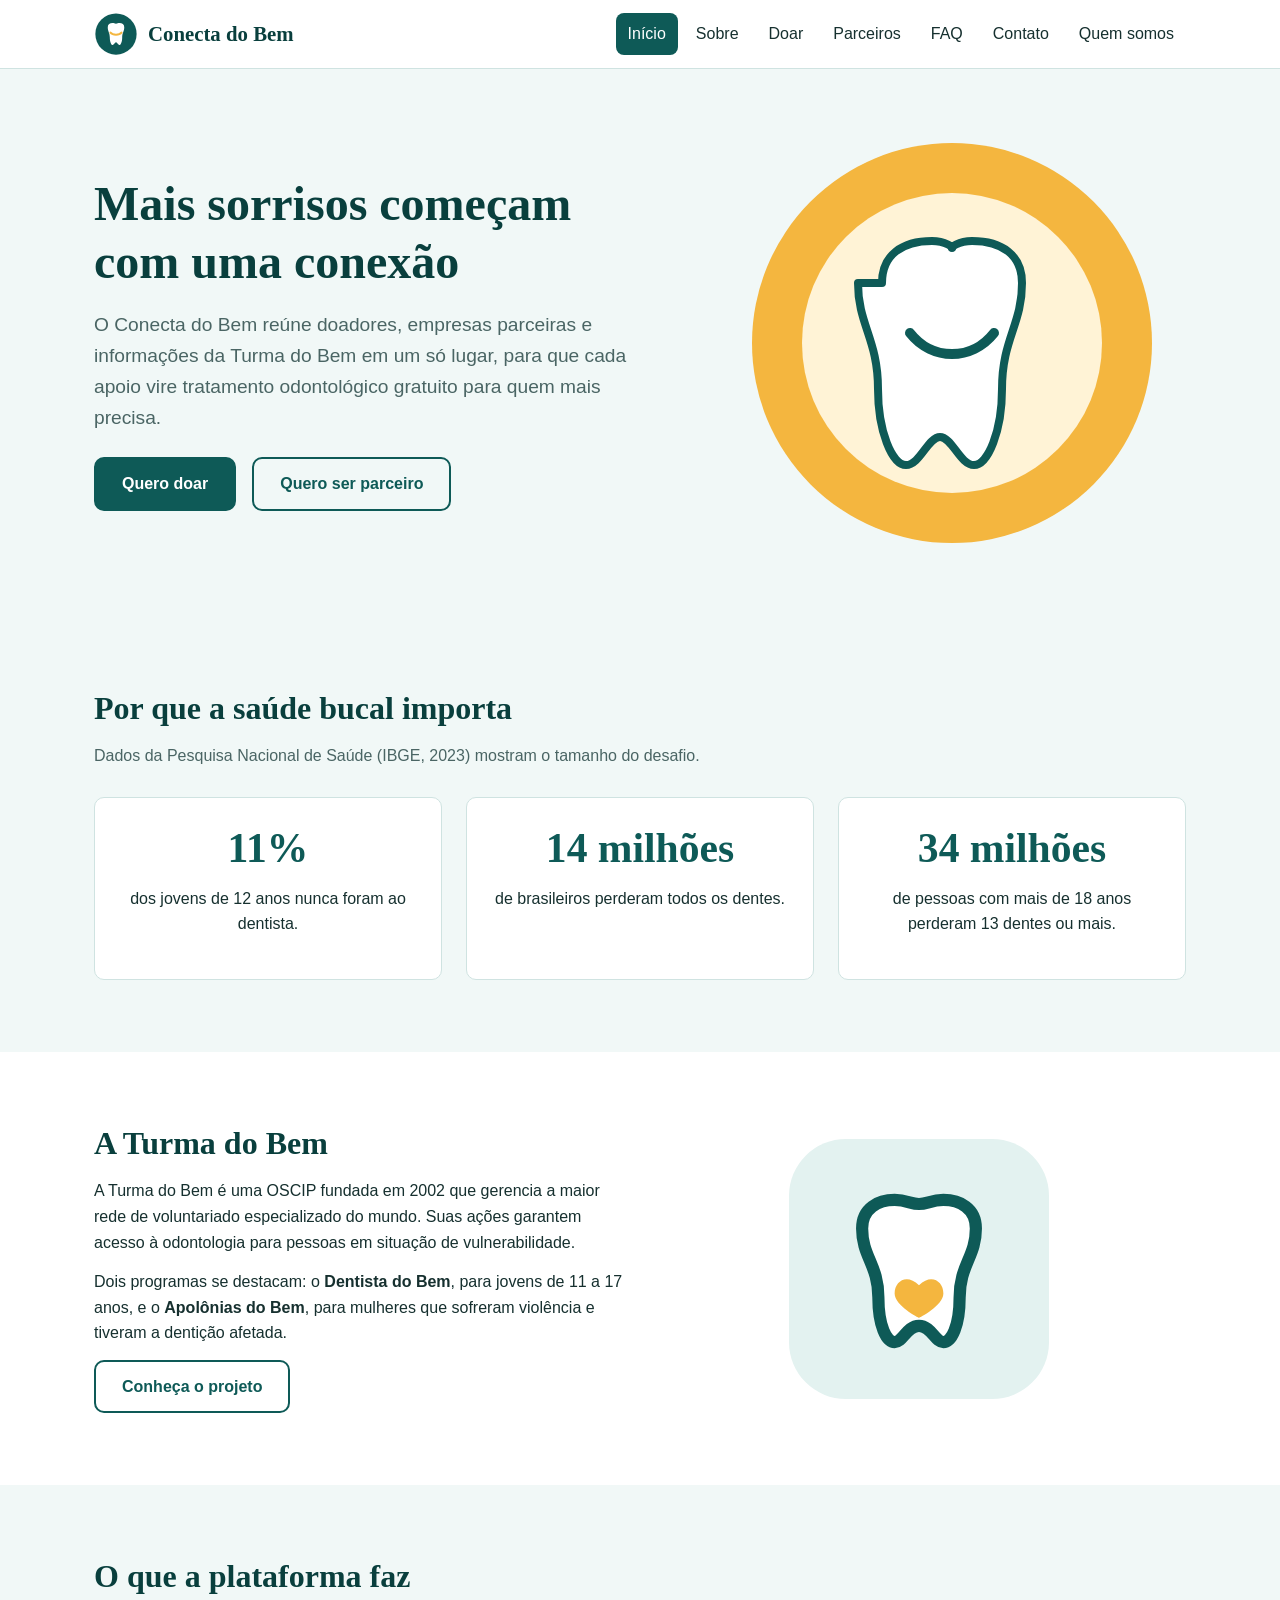
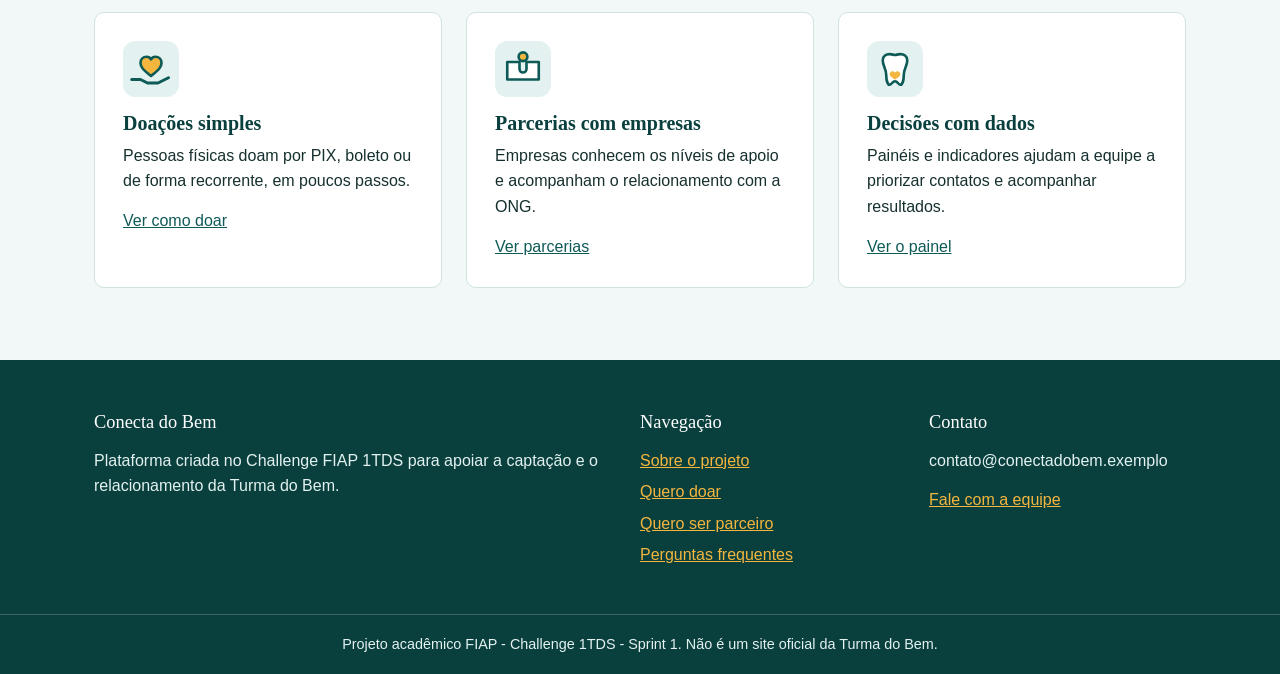
<file: index.html>
<!DOCTYPE html>
<html lang="pt-BR">
<head>
  <meta charset="UTF-8">
  <meta name="viewport" content="width=device-width, initial-scale=1.0">
  <meta name="description" content="Conecta do Bem: plataforma para centralizar doadores e parceiros da Turma do Bem.">
  <title>Início | Conecta do Bem</title>
  <link rel="icon" type="image/svg+xml" href="img/logo.svg">
  <link rel="stylesheet" href="css/style.css">
</head>
<body>
  <!-- Cabeçalho padrão (igual em todas as páginas) -->
  <header class="site-header">
    <div class="container header-inner">
      <a class="logo" href="index.html">
        <img src="img/logo.svg" alt="Logo Conecta do Bem" width="44" height="44">
        <span>Conecta do Bem</span>
      </a>
      <nav aria-label="Menu principal">
        <ul class="menu">
        <li><a href="index.html" class="ativo" aria-current="page">Início</a></li>
        <li><a href="pages/sobre.html">Sobre</a></li>
        <li><a href="pages/doar.html">Doar</a></li>
        <li><a href="pages/parceiros.html">Parceiros</a></li>
        <li><a href="pages/faq.html">FAQ</a></li>
        <li><a href="pages/contato.html">Contato</a></li>
        <li><a href="pages/integrantes.html">Quem somos</a></li>
        </ul>
      </nav>
    </div>
  </header>

  <!-- Conteúdo principal -->
  <main>

    <!-- Hero -->
    <section class="hero">
      <div class="container hero-inner">
        <div class="hero-texto">
          <h1>Mais sorrisos começam com uma conexão</h1>
          <p class="lead">O Conecta do Bem reúne doadores, empresas parceiras e informações da Turma do Bem em um só lugar, para que cada apoio vire tratamento odontológico gratuito para quem mais precisa.</p>
          <div class="botoes">
            <a class="btn btn-primary" href="pages/doar.html">Quero doar</a>
            <a class="btn btn-secondary" href="pages/parceiros.html">Quero ser parceiro</a>
          </div>
        </div>
        <img class="hero-imagem" src="img/hero.svg" alt="Ilustração de um sorriso dentro de um círculo amarelo" width="420" height="420">
      </div>
    </section>

    <!-- Números do problema -->
    <section class="secao secao-clara">
      <div class="container">
        <h2>Por que a saúde bucal importa</h2>
        <p class="intro">Dados da Pesquisa Nacional de Saúde (IBGE, 2023) mostram o tamanho do desafio.</p>
        <div class="grid grid-3">
          <article class="card card-numero">
            <p class="numero">11%</p>
            <p>dos jovens de 12 anos nunca foram ao dentista.</p>
          </article>
          <article class="card card-numero">
            <p class="numero">14 milhões</p>
            <p>de brasileiros perderam todos os dentes.</p>
          </article>
          <article class="card card-numero">
            <p class="numero">34 milhões</p>
            <p>de pessoas com mais de 18 anos perderam 13 dentes ou mais.</p>
          </article>
        </div>
      </div>
    </section>

    <!-- Quem é a Turma do Bem -->
    <section class="secao">
      <div class="container grid grid-2 alinhar-centro">
        <div>
          <h2>A Turma do Bem</h2>
          <p>A Turma do Bem é uma OSCIP fundada em 2002 que gerencia a maior rede de voluntariado especializado do mundo. Suas ações garantem acesso à odontologia para pessoas em situação de vulnerabilidade.</p>
          <p>Dois programas se destacam: o <strong>Dentista do Bem</strong>, para jovens de 11 a 17 anos, e o <strong>Apolônias do Bem</strong>, para mulheres que sofreram violência e tiveram a dentição afetada.</p>
          <a class="btn btn-secondary" href="pages/sobre.html">Conheça o projeto</a>
        </div>
        <img class="imagem-lateral" src="img/icone-saude.svg" alt="Ícone de um dente com um coração" width="260" height="260">
      </div>
    </section>

    <!-- Como a plataforma ajuda -->
    <section class="secao secao-clara">
      <div class="container">
        <h2>O que a plataforma faz</h2>
        <div class="grid grid-3">
          <article class="card">
            <img class="icone" src="img/icone-doacao.svg" alt="Ícone de mãos segurando um coração" width="56" height="56">
            <h3>Doações simples</h3>
            <p>Pessoas físicas doam por PIX, boleto ou de forma recorrente, em poucos passos.</p>
            <a href="pages/doar.html">Ver como doar</a>
          </article>
          <article class="card">
            <img class="icone" src="img/icone-parceria.svg" alt="Ícone de duas peças se encaixando" width="56" height="56">
            <h3>Parcerias com empresas</h3>
            <p>Empresas conhecem os níveis de apoio e acompanham o relacionamento com a ONG.</p>
            <a href="pages/parceiros.html">Ver parcerias</a>
          </article>
          <article class="card">
            <img class="icone" src="img/icone-saude.svg" alt="Ícone de um dente com um coração" width="56" height="56">
            <h3>Decisões com dados</h3>
            <p>Painéis e indicadores ajudam a equipe a priorizar contatos e acompanhar resultados.</p>
            <a href="pages/parceiros.html#painel">Ver o painel</a>
          </article>
        </div>
      </div>
    </section>

  </main>

  <!-- Rodapé padrão (igual em todas as páginas) -->
  <footer class="site-footer">
    <div class="container footer-inner">
      <div>
        <p class="footer-titulo">Conecta do Bem</p>
        <p>Plataforma criada no Challenge FIAP 1TDS para apoiar a captação e o relacionamento da Turma do Bem.</p>
      </div>
      <div>
        <p class="footer-titulo">Navegação</p>
        <ul class="footer-links">
          <li><a href="pages/sobre.html">Sobre o projeto</a></li>
          <li><a href="pages/doar.html">Quero doar</a></li>
          <li><a href="pages/parceiros.html">Quero ser parceiro</a></li>
          <li><a href="pages/faq.html">Perguntas frequentes</a></li>
        </ul>
      </div>
      <div>
        <p class="footer-titulo">Contato</p>
        <p>contato@conectadobem.exemplo</p>
        <p><a href="pages/contato.html">Fale com a equipe</a></p>
      </div>
    </div>
    <p class="footer-copy">Projeto acadêmico FIAP - Challenge 1TDS - Sprint 1. Não é um site oficial da Turma do Bem.</p>
  </footer>
</body>
</ht
</file>
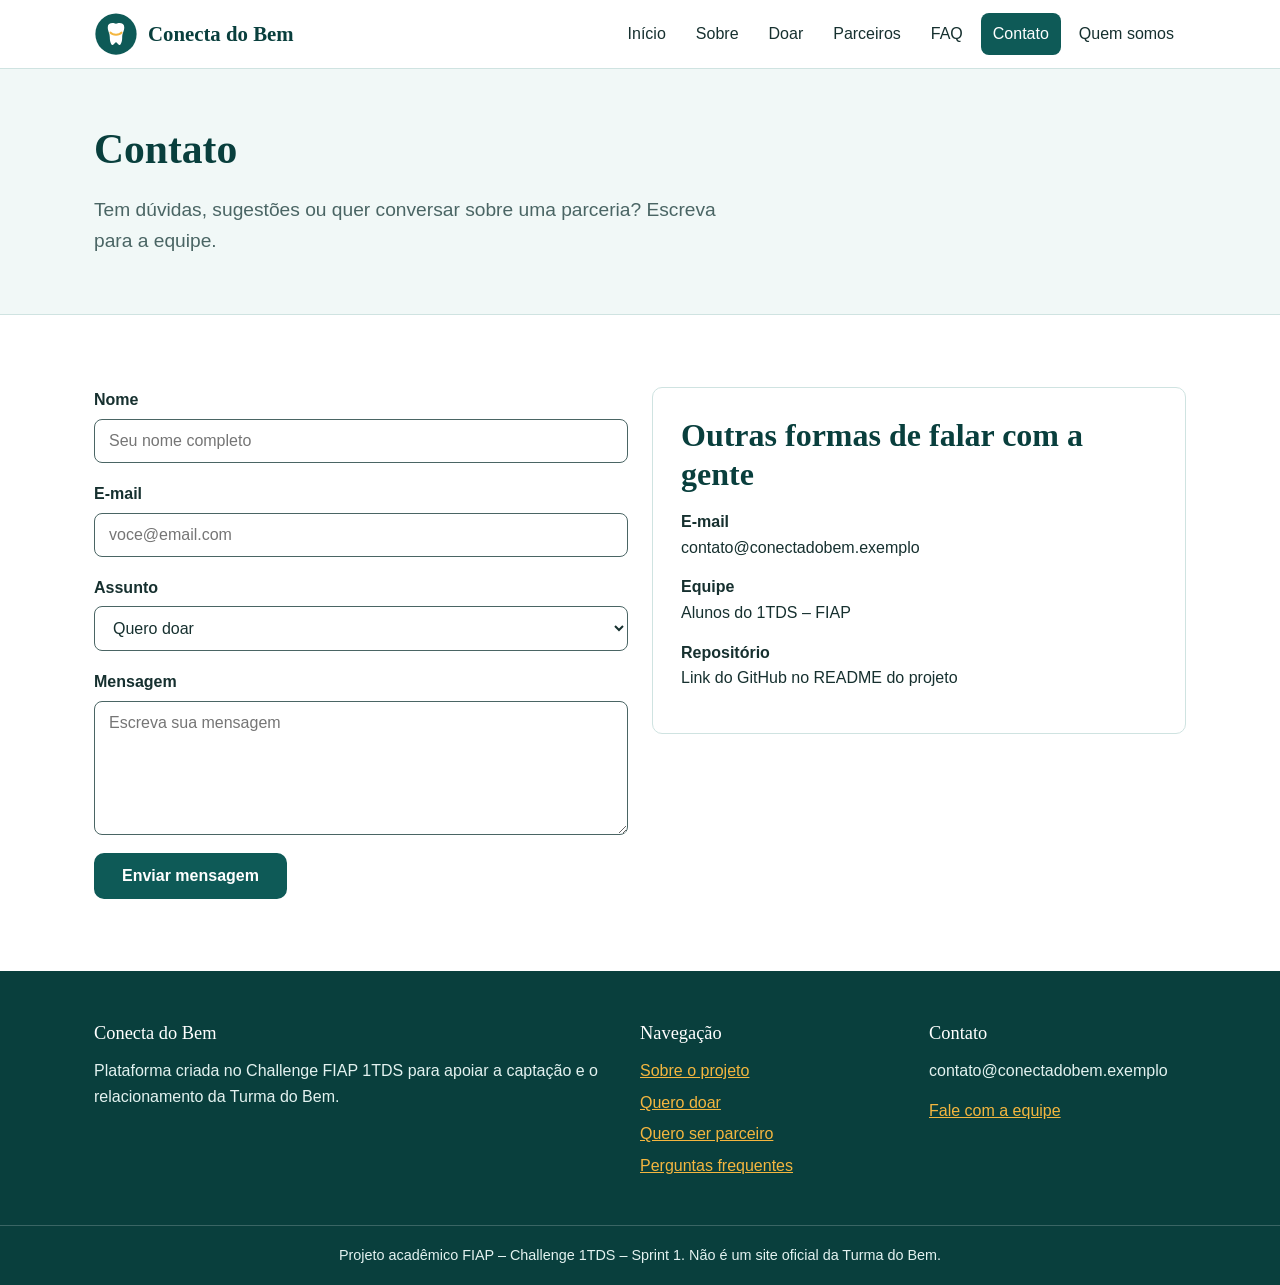
<file: pages/contato.html>
<!DOCTYPE html>
<html lang="pt-BR">
<head>
  <meta charset="UTF-8">
  <meta name="viewport" content="width=device-width, initial-scale=1.0">
  <meta name="description" content="Conecta do Bem: plataforma para centralizar doadores e parceiros da Turma do Bem.">
  <title>Contato | Conecta do Bem</title>
  <link rel="icon" type="image/svg+xml" href="../img/logo.svg">
  <link rel="stylesheet" href="../css/style.css">
</head>
<body>
  <!-- Cabeçalho padrão (igual em todas as páginas) -->
  <header class="site-header">
    <div class="container header-inner">
      <a class="logo" href="../index.html">
        <img src="../img/logo.svg" alt="Logo Conecta do Bem" width="44" height="44">
        <span>Conecta do Bem</span>
      </a>
      <nav aria-label="Menu principal">
        <ul class="menu">
        <li><a href="../index.html">Início</a></li>
        <li><a href="sobre.html">Sobre</a></li>
        <li><a href="doar.html">Doar</a></li>
        <li><a href="parceiros.html">Parceiros</a></li>
        <li><a href="faq.html">FAQ</a></li>
        <li><a href="contato.html" class="ativo" aria-current="page">Contato</a></li>
        <li><a href="integrantes.html">Quem somos</a></li>
        </ul>
      </nav>
    </div>
  </header>

  <!-- Conteúdo principal -->
  <main>

    <section class="page-titulo">
      <div class="container">
        <h1>Contato</h1>
        <p class="lead">Tem dúvidas, sugestões ou quer conversar sobre uma parceria? Escreva para a equipe.</p>
      </div>
    </section>

    <section class="secao">
      <div class="container grid grid-2">
        <!-- Formulário (visual, sem envio real nesta sprint) -->
        <form class="form-contato" action="#" method="get">
          <div class="campo">
            <label for="contato-nome">Nome</label>
            <input type="text" id="contato-nome" name="nome" placeholder="Seu nome completo">
          </div>
          <div class="campo">
            <label for="contato-email">E-mail</label>
            <input type="email" id="contato-email" name="email" placeholder="voce@email.com">
          </div>
          <div class="campo">
            <label for="contato-assunto">Assunto</label>
            <select id="contato-assunto" name="assunto">
              <option>Quero doar</option>
              <option>Quero ser parceiro</option>
              <option>Dúvidas sobre o projeto</option>
              <option>Outro assunto</option>
            </select>
          </div>
          <div class="campo">
            <label for="contato-mensagem">Mensagem</label>
            <textarea id="contato-mensagem" name="mensagem" rows="6" placeholder="Escreva sua mensagem"></textarea>
          </div>
          <button class="btn btn-primary" type="submit">Enviar mensagem</button>
        </form>

        <!-- Informações de contato -->
        <aside class="card info-contato">
          <h2>Outras formas de falar com a gente</h2>
          <p><strong>E-mail</strong><br>contato@conectadobem.exemplo</p>
          <p><strong>Equipe</strong><br>Alunos do 1TDS – FIAP</p>
          <p><strong>Repositório</strong><br>Link do GitHub no README do projeto</p>
        </aside>
      </div>
    </section>

  </main>

  <!-- Rodapé padrão (igual em todas as páginas) -->
  <footer class="site-footer">
    <div class="container footer-inner">
      <div>
        <p class="footer-titulo">Conecta do Bem</p>
        <p>Plataforma criada no Challenge FIAP 1TDS para apoiar a captação e o relacionamento da Turma do Bem.</p>
      </div>
      <div>
        <p class="footer-titulo">Navegação</p>
        <ul class="footer-links">
          <li><a href="sobre.html">Sobre o projeto</a></li>
          <li><a href="doar.html">Quero doar</a></li>
          <li><a href="parceiros.html">Quero ser parceiro</a></li>
          <li><a href="faq.html">Perguntas frequentes</a></li>
        </ul>
      </div>
      <div>
        <p class="footer-titulo">Contato</p>
        <p>contato@conectadobem.exemplo</p>
        <p><a href="contato.html">Fale com a equipe</a></p>
      </div>
    </div>
    <p class="footer-copy">Projeto acadêmico FIAP – Challenge 1TDS – Sprint 1. Não é um site oficial da Turma do Bem.</p>
  </footer>
</body>
</html>
</file>
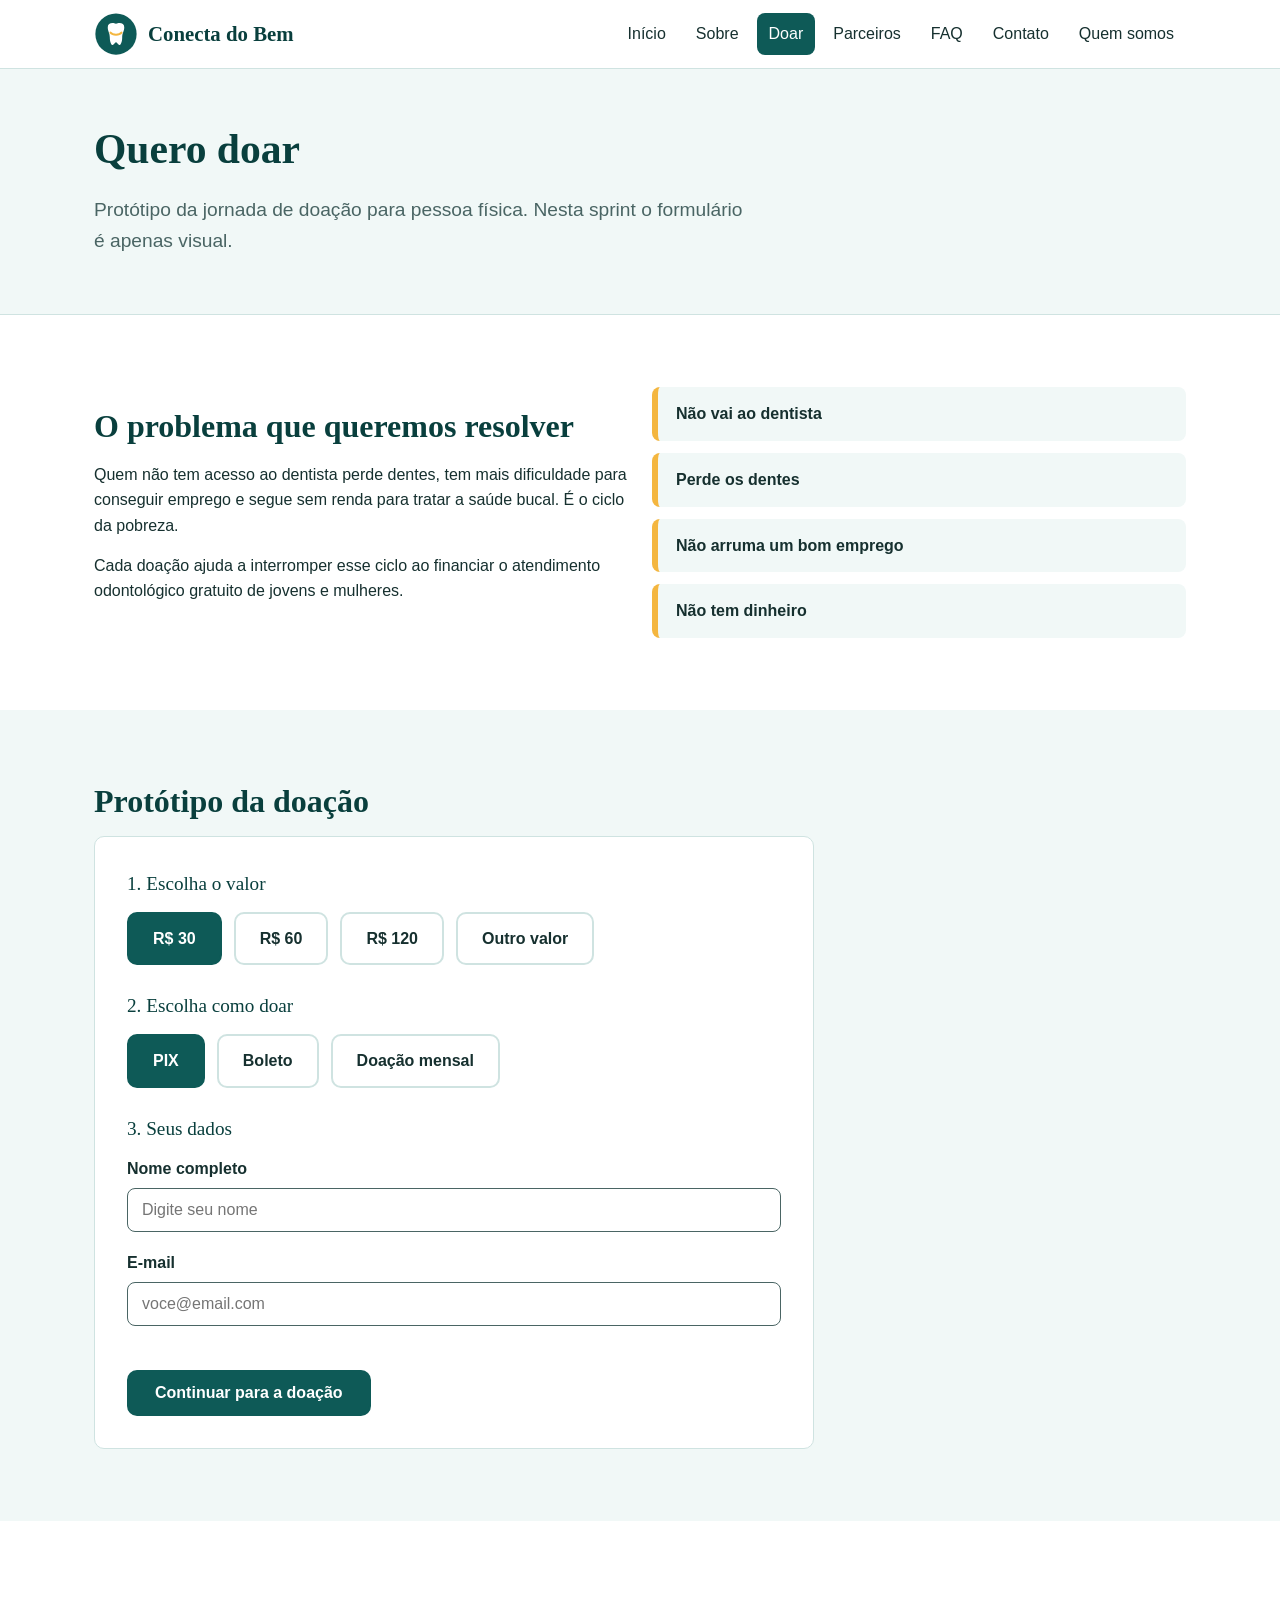
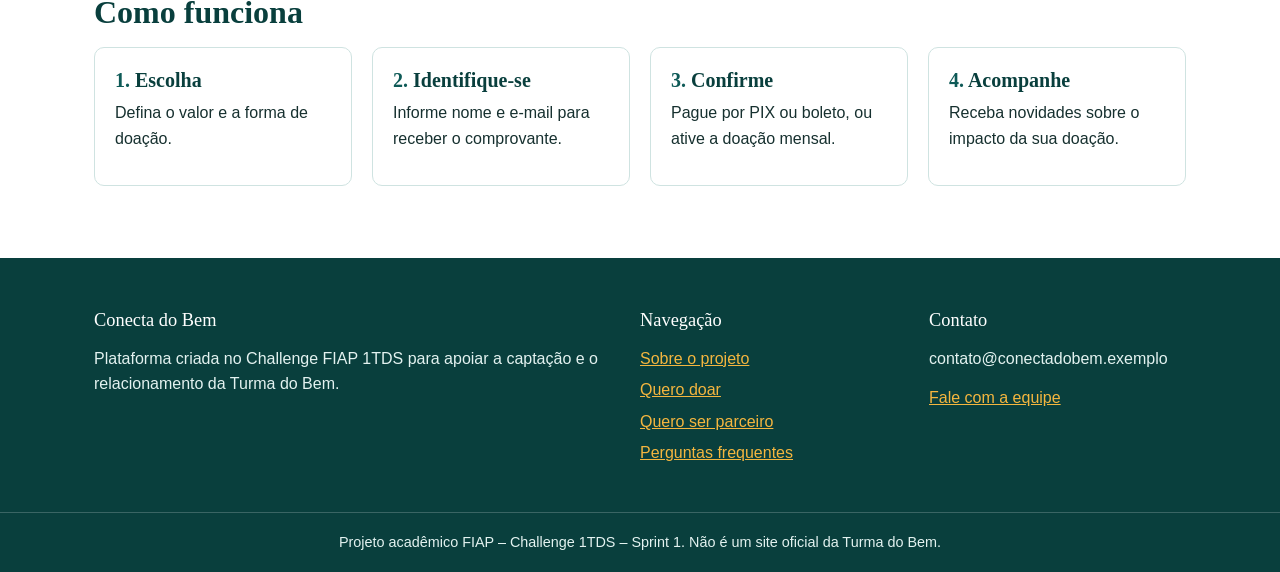
<file: pages/doar.html>
<!DOCTYPE html>
<html lang="pt-BR">
<head>
  <meta charset="UTF-8">
  <meta name="viewport" content="width=device-width, initial-scale=1.0">
  <meta name="description" content="Conecta do Bem: plataforma para centralizar doadores e parceiros da Turma do Bem.">
  <title>Quero doar | Conecta do Bem</title>
  <link rel="icon" type="image/svg+xml" href="../img/logo.svg">
  <link rel="stylesheet" href="../css/style.css">
</head>
<body>
  <!-- Cabeçalho padrão (igual em todas as páginas) -->
  <header class="site-header">
    <div class="container header-inner">
      <a class="logo" href="../index.html">
        <img src="../img/logo.svg" alt="Logo Conecta do Bem" width="44" height="44">
        <span>Conecta do Bem</span>
      </a>
      <nav aria-label="Menu principal">
        <ul class="menu">
        <li><a href="../index.html">Início</a></li>
        <li><a href="sobre.html">Sobre</a></li>
        <li><a href="doar.html" class="ativo" aria-current="page">Doar</a></li>
        <li><a href="parceiros.html">Parceiros</a></li>
        <li><a href="faq.html">FAQ</a></li>
        <li><a href="contato.html">Contato</a></li>
        <li><a href="integrantes.html">Quem somos</a></li>
        </ul>
      </nav>
    </div>
  </header>

  <!-- Conteúdo principal -->
  <main>

    <section class="page-titulo">
      <div class="container">
        <h1>Quero doar</h1>
        <p class="lead">Protótipo da jornada de doação para pessoa física. Nesta sprint o formulário é apenas visual.</p>
      </div>
    </section>

    <!-- Problema -->
    <section class="secao">
      <div class="container grid grid-2 alinhar-centro">
        <div>
          <h2>O problema que queremos resolver</h2>
          <p>Quem não tem acesso ao dentista perde dentes, tem mais dificuldade para conseguir emprego e segue sem renda para tratar a saúde bucal. É o ciclo da pobreza.</p>
          <p>Cada doação ajuda a interromper esse ciclo ao financiar o atendimento odontológico gratuito de jovens e mulheres.</p>
        </div>
        <ol class="ciclo">
          <li>Não vai ao dentista</li>
          <li>Perde os dentes</li>
          <li>Não arruma um bom emprego</li>
          <li>Não tem dinheiro</li>
        </ol>
      </div>
    </section>

    <!-- Protótipo do formulário de doação -->
    <section class="secao secao-clara">
      <div class="container">
        <h2>Protótipo da doação</h2>
        <form class="form-doacao" action="#" method="get">
          <fieldset>
            <legend>1. Escolha o valor</legend>
            <div class="opcoes">
              <input type="radio" id="valor-30" name="valor" checked>
              <label for="valor-30">R$ 30</label>
              <input type="radio" id="valor-60" name="valor">
              <label for="valor-60">R$ 60</label>
              <input type="radio" id="valor-120" name="valor">
              <label for="valor-120">R$ 120</label>
              <input type="radio" id="valor-outro" name="valor">
              <label for="valor-outro">Outro valor</label>
            </div>
          </fieldset>

          <fieldset>
            <legend>2. Escolha como doar</legend>
            <div class="opcoes">
              <input type="radio" id="forma-pix" name="forma" checked>
              <label for="forma-pix">PIX</label>
              <input type="radio" id="forma-boleto" name="forma">
              <label for="forma-boleto">Boleto</label>
              <input type="radio" id="forma-recorrente" name="forma">
              <label for="forma-recorrente">Doação mensal</label>
            </div>
          </fieldset>

          <fieldset>
            <legend>3. Seus dados</legend>
            <div class="campo">
              <label for="doador-nome">Nome completo</label>
              <input type="text" id="doador-nome" name="nome" placeholder="Digite seu nome">
            </div>
            <div class="campo">
              <label for="doador-email">E-mail</label>
              <input type="email" id="doador-email" name="email" placeholder="voce@email.com">
            </div>
          </fieldset>

          <button class="btn btn-primary" type="submit">Continuar para a doação</button>
        </form>
      </div>
    </section>

    <!-- Passo a passo -->
    <section class="secao">
      <div class="container">
        <h2>Como funciona</h2>
        <ol class="passos">
          <li class="passo"><h3>Escolha</h3><p>Defina o valor e a forma de doação.</p></li>
          <li class="passo"><h3>Identifique-se</h3><p>Informe nome e e-mail para receber o comprovante.</p></li>
          <li class="passo"><h3>Confirme</h3><p>Pague por PIX ou boleto, ou ative a doação mensal.</p></li>
          <li class="passo"><h3>Acompanhe</h3><p>Receba novidades sobre o impacto da sua doação.</p></li>
        </ol>
      </div>
    </section>

  </main>

  <!-- Rodapé padrão (igual em todas as páginas) -->
  <footer class="site-footer">
    <div class="container footer-inner">
      <div>
        <p class="footer-titulo">Conecta do Bem</p>
        <p>Plataforma criada no Challenge FIAP 1TDS para apoiar a captação e o relacionamento da Turma do Bem.</p>
      </div>
      <div>
        <p class="footer-titulo">Navegação</p>
        <ul class="footer-links">
          <li><a href="sobre.html">Sobre o projeto</a></li>
          <li><a href="doar.html">Quero doar</a></li>
          <li><a href="parceiros.html">Quero ser parceiro</a></li>
          <li><a href="faq.html">Perguntas frequentes</a></li>
        </ul>
      </div>
      <div>
        <p class="footer-titulo">Contato</p>
        <p>contato@conectadobem.exemplo</p>
        <p><a href="contato.html">Fale com a equipe</a></p>
      </div>
    </div>
    <p class="footer-copy">Projeto acadêmico FIAP – Challenge 1TDS – Sprint 1. Não é um site oficial da Turma do Bem.</p>
  </footer>
</body>
</html>
</file>
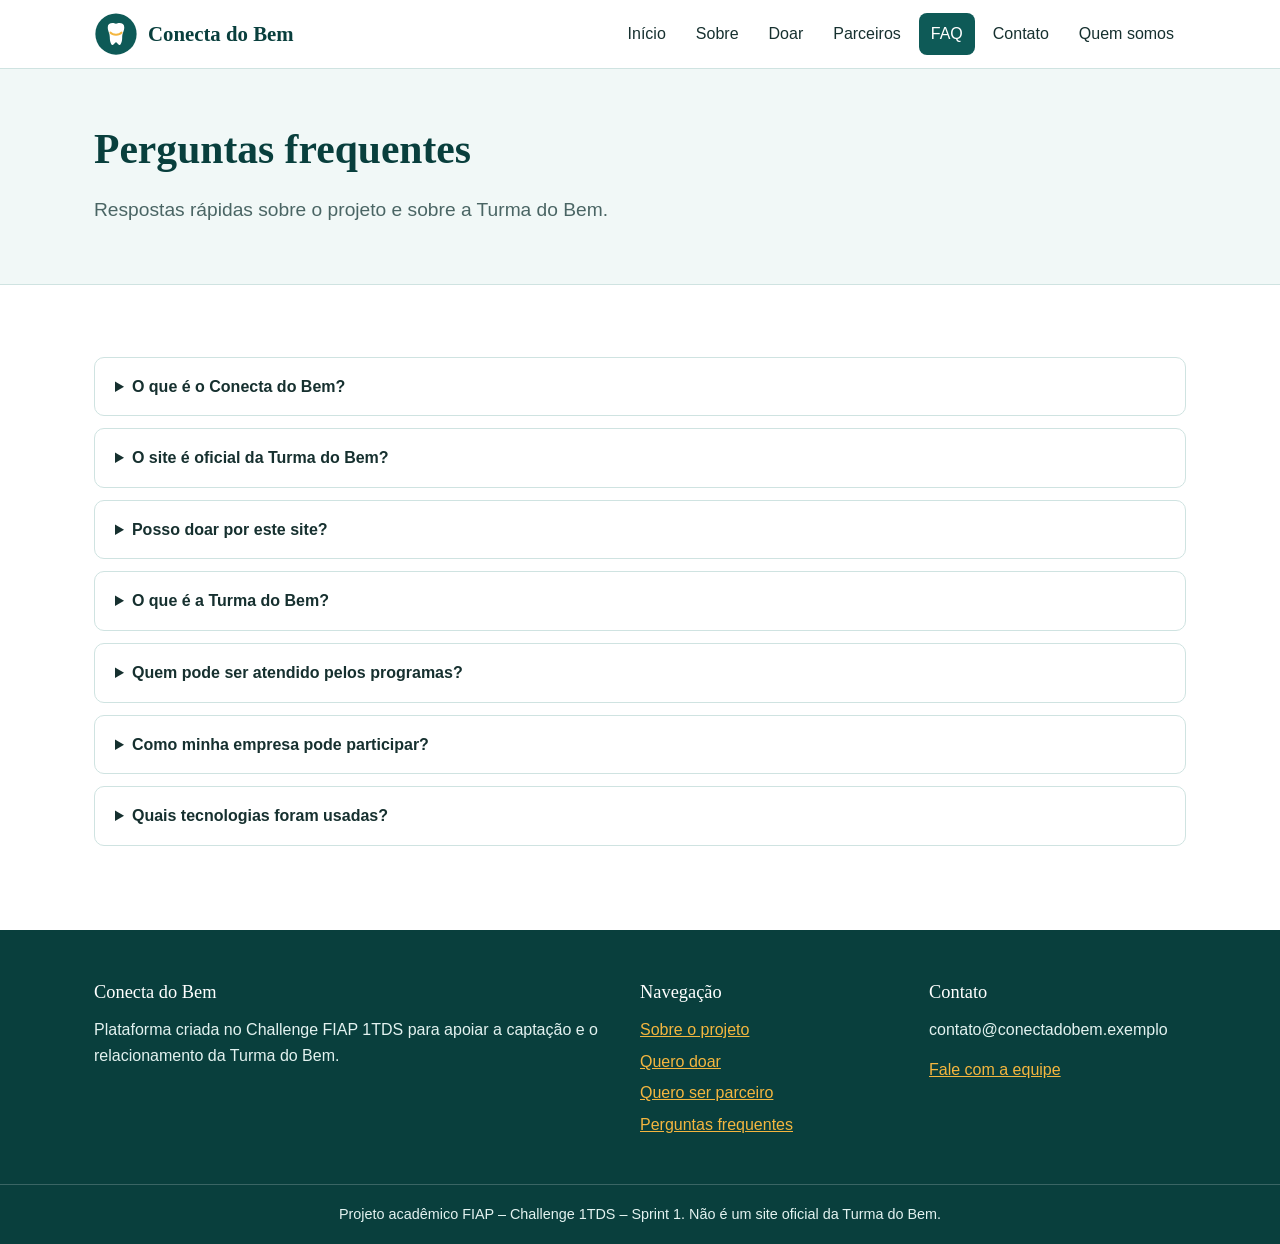
<file: pages/faq.html>
<!DOCTYPE html>
<html lang="pt-BR">
<head>
  <meta charset="UTF-8">
  <meta name="viewport" content="width=device-width, initial-scale=1.0">
  <meta name="description" content="Conecta do Bem: plataforma para centralizar doadores e parceiros da Turma do Bem.">
  <title>Perguntas frequentes | Conecta do Bem</title>
  <link rel="icon" type="image/svg+xml" href="../img/logo.svg">
  <link rel="stylesheet" href="../css/style.css">
</head>
<body>
  <!-- Cabeçalho padrão (igual em todas as páginas) -->
  <header class="site-header">
    <div class="container header-inner">
      <a class="logo" href="../index.html">
        <img src="../img/logo.svg" alt="Logo Conecta do Bem" width="44" height="44">
        <span>Conecta do Bem</span>
      </a>
      <nav aria-label="Menu principal">
        <ul class="menu">
        <li><a href="../index.html">Início</a></li>
        <li><a href="sobre.html">Sobre</a></li>
        <li><a href="doar.html">Doar</a></li>
        <li><a href="parceiros.html">Parceiros</a></li>
        <li><a href="faq.html" class="ativo" aria-current="page">FAQ</a></li>
        <li><a href="contato.html">Contato</a></li>
        <li><a href="integrantes.html">Quem somos</a></li>
        </ul>
      </nav>
    </div>
  </header>

  <!-- Conteúdo principal -->
  <main>

    <section class="page-titulo">
      <div class="container">
        <h1>Perguntas frequentes</h1>
        <p class="lead">Respostas rápidas sobre o projeto e sobre a Turma do Bem.</p>
      </div>
    </section>

    <section class="secao">
      <div class="container texto-largo">
        <details class="faq-item">
          <summary>O que é o Conecta do Bem?</summary>
          <p>É uma proposta de plataforma criada por alunos da FIAP para ajudar a Turma do Bem a centralizar informações, gerenciar doadores e parceiros e acompanhar resultados.</p>
        </details>
        <details class="faq-item">
          <summary>O site é oficial da Turma do Bem?</summary>
          <p>Não. É um projeto acadêmico do Challenge FIAP 1TDS, desenvolvido com base no desafio proposto pela organização.</p>
        </details>
        <details class="faq-item">
          <summary>Posso doar por este site?</summary>
          <p>Ainda não. Nesta Sprint 1 a página de doação é um protótipo visual, sem envio real de dados ou pagamentos.</p>
        </details>
        <details class="faq-item">
          <summary>O que é a Turma do Bem?</summary>
          <p>É uma OSCIP fundada em 2002 que conecta dentistas voluntários a pessoas em situação de vulnerabilidade, promovendo inclusão social por meio da saúde bucal.</p>
        </details>
        <details class="faq-item">
          <summary>Quem pode ser atendido pelos programas?</summary>
          <p>O Dentista do Bem atende jovens de 11 a 17 anos. O Apolônias do Bem atende mulheres que sofreram violência e tiveram a dentição afetada.</p>
        </details>
        <details class="faq-item">
          <summary>Como minha empresa pode participar?</summary>
          <p>Acesse a página de parceiros, conheça os níveis de apoio e entre em contato pelo formulário.</p>
        </details>
        <details class="faq-item">
          <summary>Quais tecnologias foram usadas?</summary>
          <p>Nesta etapa, apenas HTML5 e CSS3. Nas próximas sprints o projeto evolui com novas tecnologias.</p>
        </details>
      </div>
    </section>

  </main>

  <!-- Rodapé padrão (igual em todas as páginas) -->
  <footer class="site-footer">
    <div class="container footer-inner">
      <div>
        <p class="footer-titulo">Conecta do Bem</p>
        <p>Plataforma criada no Challenge FIAP 1TDS para apoiar a captação e o relacionamento da Turma do Bem.</p>
      </div>
      <div>
        <p class="footer-titulo">Navegação</p>
        <ul class="footer-links">
          <li><a href="sobre.html">Sobre o projeto</a></li>
          <li><a href="doar.html">Quero doar</a></li>
          <li><a href="parceiros.html">Quero ser parceiro</a></li>
          <li><a href="faq.html">Perguntas frequentes</a></li>
        </ul>
      </div>
      <div>
        <p class="footer-titulo">Contato</p>
        <p>contato@conectadobem.exemplo</p>
        <p><a href="contato.html">Fale com a equipe</a></p>
      </div>
    </div>
    <p class="footer-copy">Projeto acadêmico FIAP – Challenge 1TDS – Sprint 1. Não é um site oficial da Turma do Bem.</p>
  </footer>
</body>
</html>
</file>
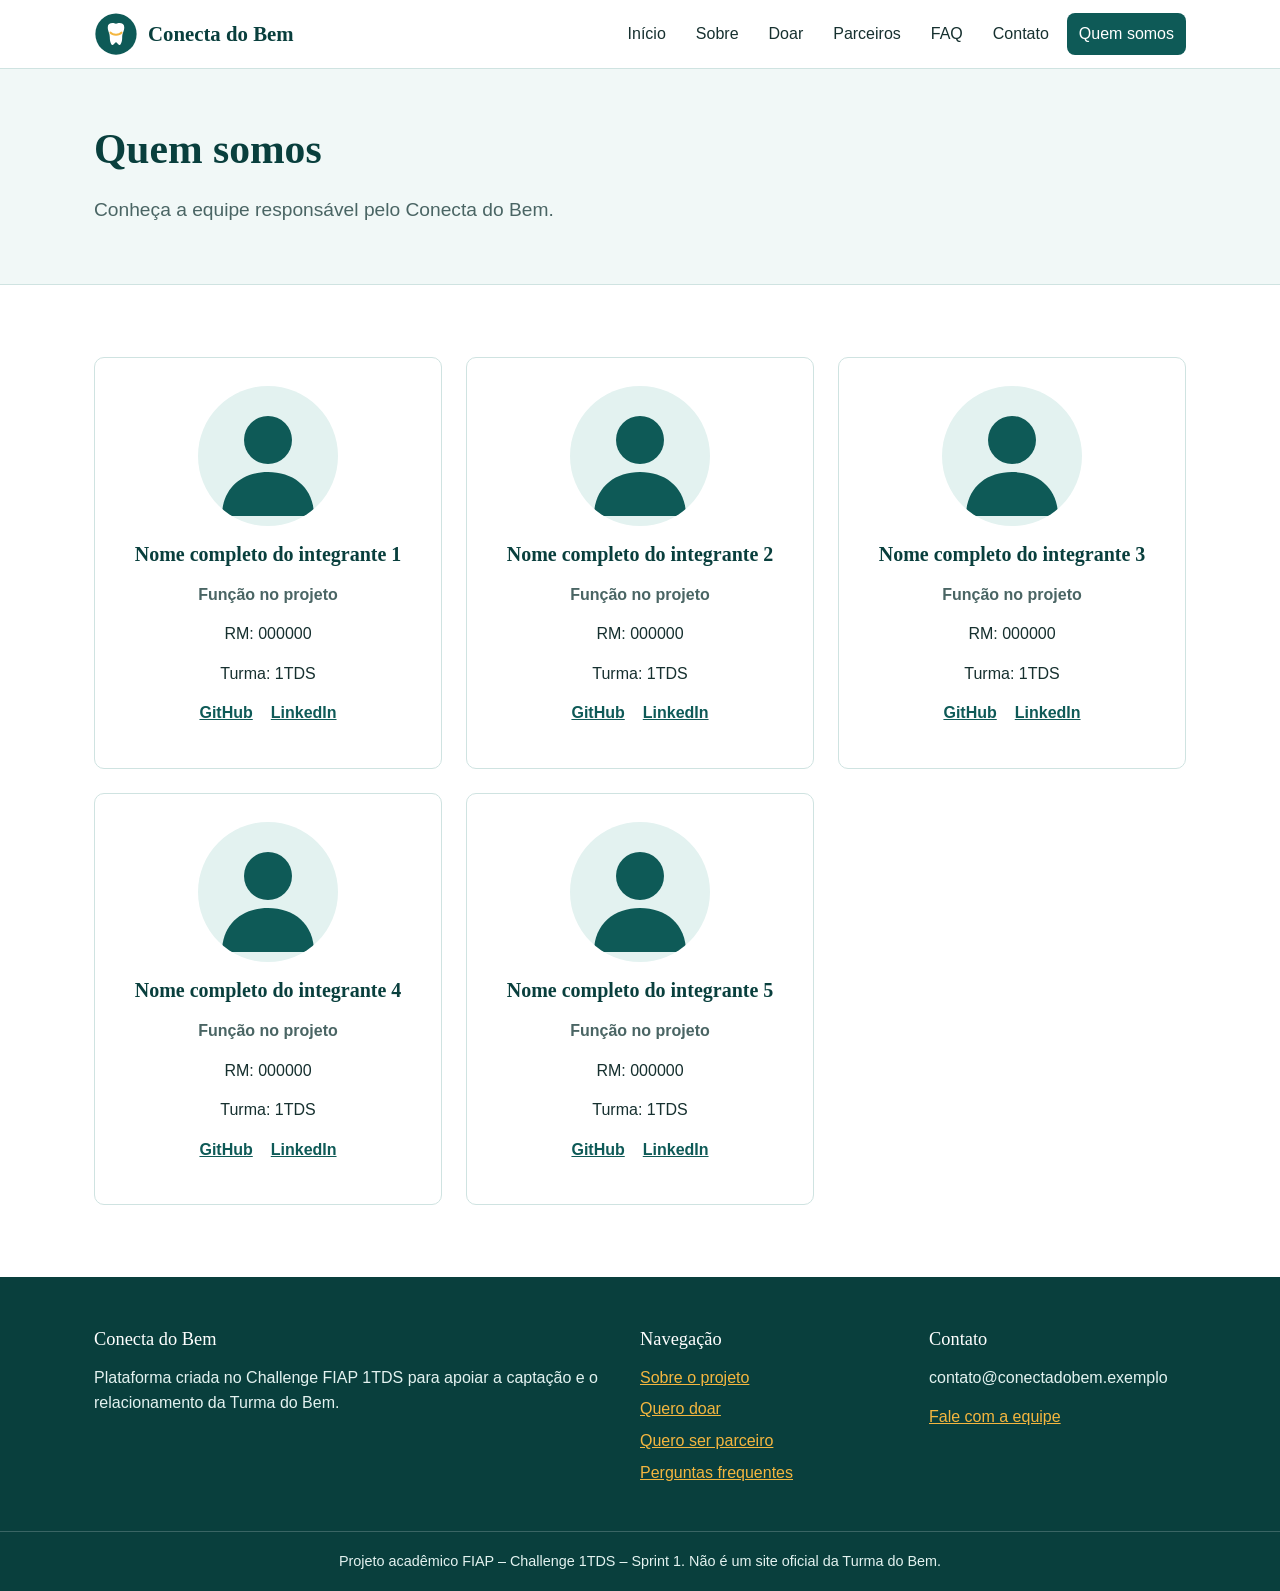
<file: pages/integrantes.html>
<!DOCTYPE html>
<html lang="pt-BR">
<head>
  <meta charset="UTF-8">
  <meta name="viewport" content="width=device-width, initial-scale=1.0">
  <meta name="description" content="Conecta do Bem: plataforma para centralizar doadores e parceiros da Turma do Bem.">
  <title>Quem somos | Conecta do Bem</title>
  <link rel="icon" type="image/svg+xml" href="../img/logo.svg">
  <link rel="stylesheet" href="../css/style.css">
</head>
<body>
  <!-- Cabeçalho padrão (igual em todas as páginas) -->
  <header class="site-header">
    <div class="container header-inner">
      <a class="logo" href="../index.html">
        <img src="../img/logo.svg" alt="Logo Conecta do Bem" width="44" height="44">
        <span>Conecta do Bem</span>
      </a>
      <nav aria-label="Menu principal">
        <ul class="menu">
        <li><a href="../index.html">Início</a></li>
        <li><a href="sobre.html">Sobre</a></li>
        <li><a href="doar.html">Doar</a></li>
        <li><a href="parceiros.html">Parceiros</a></li>
        <li><a href="faq.html">FAQ</a></li>
        <li><a href="contato.html">Contato</a></li>
        <li><a href="integrantes.html" class="ativo" aria-current="page">Quem somos</a></li>
        </ul>
      </nav>
    </div>
  </header>

  <!-- Conteúdo principal -->
  <main>

    <section class="page-titulo">
      <div class="container">
        <h1>Quem somos</h1>
        <p class="lead">Conheça a equipe responsável pelo Conecta do Bem.</p>
      </div>
    </section>

    <section class="secao">
      <div class="container">
        <div class="grid grid-3">
        <!-- Integrante 1: troque nome, RM, turma, foto e links -->
        <article class="card membro">
          <img class="foto-membro" src="../img/avatar.svg" alt="Foto do integrante 1" width="140" height="140">
          <h2>Nome completo do integrante 1</h2>
          <p class="papel">Função no projeto</p>
          <p>RM: 000000</p>
          <p>Turma: 1TDS</p>
          <p class="links-membro">
            <a href="https://github.com/usuario-1" target="_blank" rel="noopener">GitHub</a>
            <a href="https://www.linkedin.com/in/usuario-1" target="_blank" rel="noopener">LinkedIn</a>
          </p>
        </article>
        <!-- Integrante 2: troque nome, RM, turma, foto e links -->
        <article class="card membro">
          <img class="foto-membro" src="../img/avatar.svg" alt="Foto do integrante 2" width="140" height="140">
          <h2>Nome completo do integrante 2</h2>
          <p class="papel">Função no projeto</p>
          <p>RM: 000000</p>
          <p>Turma: 1TDS</p>
          <p class="links-membro">
            <a href="https://github.com/usuario-2" target="_blank" rel="noopener">GitHub</a>
            <a href="https://www.linkedin.com/in/usuario-2" target="_blank" rel="noopener">LinkedIn</a>
          </p>
        </article>
        <!-- Integrante 3: troque nome, RM, turma, foto e links -->
        <article class="card membro">
          <img class="foto-membro" src="../img/avatar.svg" alt="Foto do integrante 3" width="140" height="140">
          <h2>Nome completo do integrante 3</h2>
          <p class="papel">Função no projeto</p>
          <p>RM: 000000</p>
          <p>Turma: 1TDS</p>
          <p class="links-membro">
            <a href="https://github.com/usuario-3" target="_blank" rel="noopener">GitHub</a>
            <a href="https://www.linkedin.com/in/usuario-3" target="_blank" rel="noopener">LinkedIn</a>
          </p>
        </article>
        <!-- Integrante 4: troque nome, RM, turma, foto e links -->
        <article class="card membro">
          <img class="foto-membro" src="../img/avatar.svg" alt="Foto do integrante 4" width="140" height="140">
          <h2>Nome completo do integrante 4</h2>
          <p class="papel">Função no projeto</p>
          <p>RM: 000000</p>
          <p>Turma: 1TDS</p>
          <p class="links-membro">
            <a href="https://github.com/usuario-4" target="_blank" rel="noopener">GitHub</a>
            <a href="https://www.linkedin.com/in/usuario-4" target="_blank" rel="noopener">LinkedIn</a>
          </p>
        </article>
        <!-- Integrante 5: troque nome, RM, turma, foto e links -->
        <article class="card membro">
          <img class="foto-membro" src="../img/avatar.svg" alt="Foto do integrante 5" width="140" height="140">
          <h2>Nome completo do integrante 5</h2>
          <p class="papel">Função no projeto</p>
          <p>RM: 000000</p>
          <p>Turma: 1TDS</p>
          <p class="links-membro">
            <a href="https://github.com/usuario-5" target="_blank" rel="noopener">GitHub</a>
            <a href="https://www.linkedin.com/in/usuario-5" target="_blank" rel="noopener">LinkedIn</a>
          </p>
        </article>
        </div>
      </div>
    </section>

  </main>

  <!-- Rodapé padrão (igual em todas as páginas) -->
  <footer class="site-footer">
    <div class="container footer-inner">
      <div>
        <p class="footer-titulo">Conecta do Bem</p>
        <p>Plataforma criada no Challenge FIAP 1TDS para apoiar a captação e o relacionamento da Turma do Bem.</p>
      </div>
      <div>
        <p class="footer-titulo">Navegação</p>
        <ul class="footer-links">
          <li><a href="sobre.html">Sobre o projeto</a></li>
          <li><a href="doar.html">Quero doar</a></li>
          <li><a href="parceiros.html">Quero ser parceiro</a></li>
          <li><a href="faq.html">Perguntas frequentes</a></li>
        </ul>
      </div>
      <div>
        <p class="footer-titulo">Contato</p>
        <p>contato@conectadobem.exemplo</p>
        <p><a href="contato.html">Fale com a equipe</a></p>
      </div>
    </div>
    <p class="footer-copy">Projeto acadêmico FIAP – Challenge 1TDS – Sprint 1. Não é um site oficial da Turma do Bem.</p>
  </footer>
</body>
</html>
</file>
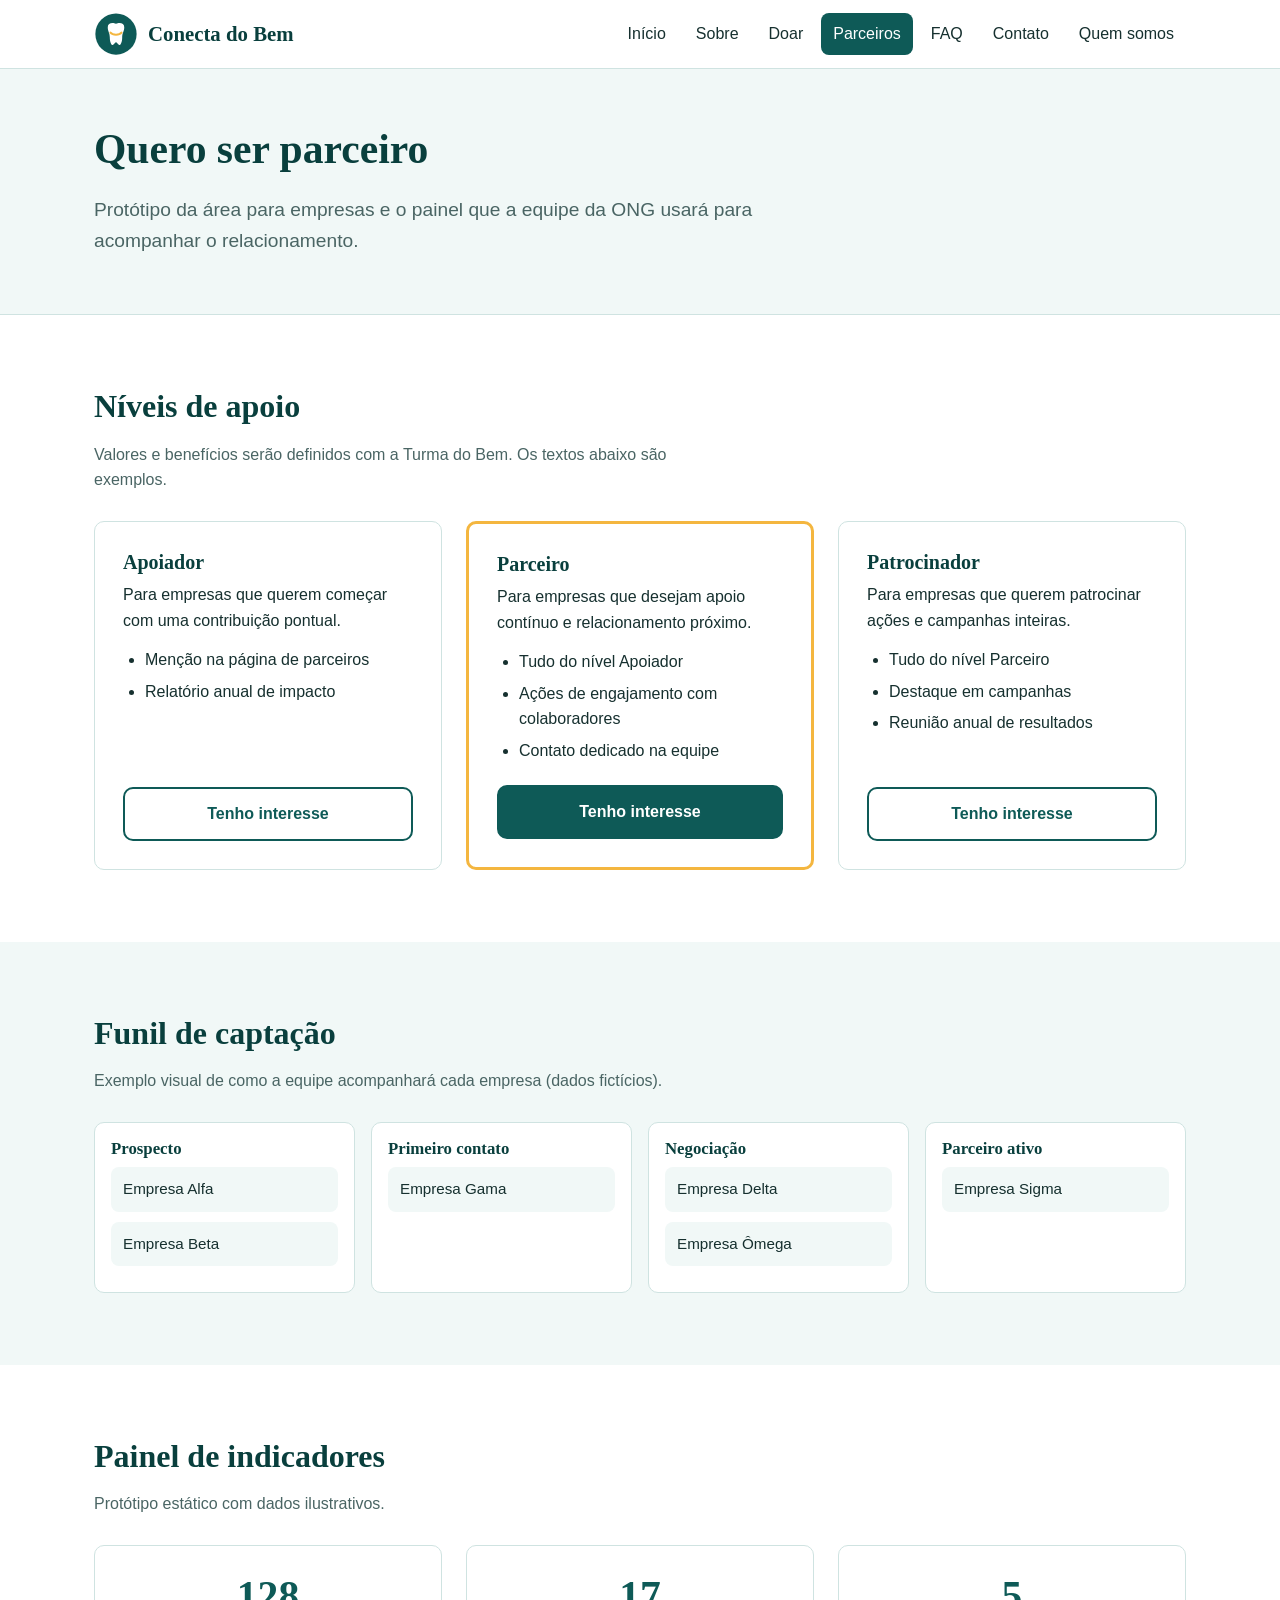
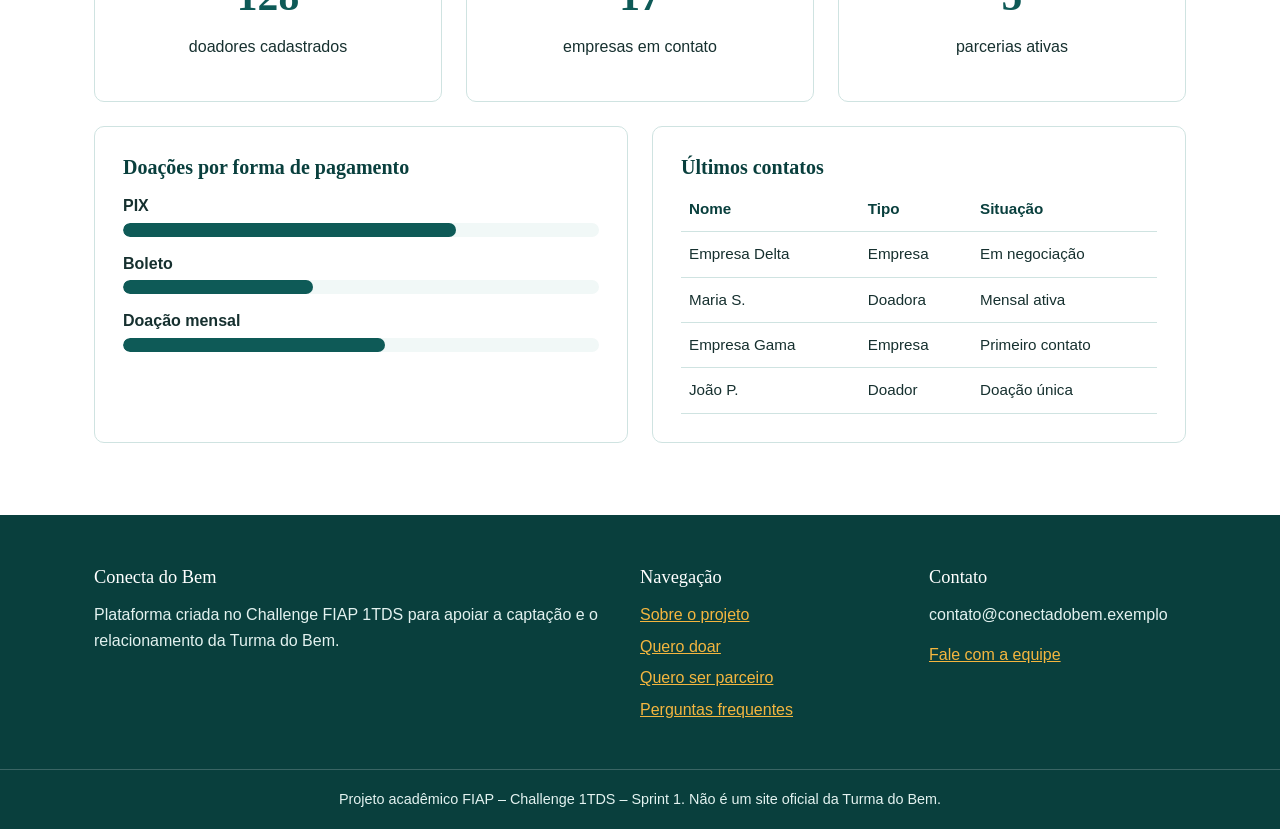
<file: pages/parceiros.html>
<!DOCTYPE html>
<html lang="pt-BR">
<head>
  <meta charset="UTF-8">
  <meta name="viewport" content="width=device-width, initial-scale=1.0">
  <meta name="description" content="Conecta do Bem: plataforma para centralizar doadores e parceiros da Turma do Bem.">
  <title>Quero ser parceiro | Conecta do Bem</title>
  <link rel="icon" type="image/svg+xml" href="../img/logo.svg">
  <link rel="stylesheet" href="../css/style.css">
</head>
<body>
  <!-- Cabeçalho padrão (igual em todas as páginas) -->
  <header class="site-header">
    <div class="container header-inner">
      <a class="logo" href="../index.html">
        <img src="../img/logo.svg" alt="Logo Conecta do Bem" width="44" height="44">
        <span>Conecta do Bem</span>
      </a>
      <nav aria-label="Menu principal">
        <ul class="menu">
        <li><a href="../index.html">Início</a></li>
        <li><a href="sobre.html">Sobre</a></li>
        <li><a href="doar.html">Doar</a></li>
        <li><a href="parceiros.html" class="ativo" aria-current="page">Parceiros</a></li>
        <li><a href="faq.html">FAQ</a></li>
        <li><a href="contato.html">Contato</a></li>
        <li><a href="integrantes.html">Quem somos</a></li>
        </ul>
      </nav>
    </div>
  </header>

  <!-- Conteúdo principal -->
  <main>

    <section class="page-titulo">
      <div class="container">
        <h1>Quero ser parceiro</h1>
        <p class="lead">Protótipo da área para empresas e o painel que a equipe da ONG usará para acompanhar o relacionamento.</p>
      </div>
    </section>

    <!-- Níveis de apoio -->
    <section class="secao">
      <div class="container">
        <h2>Níveis de apoio</h2>
        <p class="intro">Valores e benefícios serão definidos com a Turma do Bem. Os textos abaixo são exemplos.</p>
        <div class="grid grid-3">
          <article class="card card-plano">
            <h3>Apoiador</h3>
            <p>Para empresas que querem começar com uma contribuição pontual.</p>
            <ul class="lista">
              <li>Menção na página de parceiros</li>
              <li>Relatório anual de impacto</li>
            </ul>
            <a class="btn btn-secondary" href="contato.html">Tenho interesse</a>
          </article>
          <article class="card card-plano destaque">
            <h3>Parceiro</h3>
            <p>Para empresas que desejam apoio contínuo e relacionamento próximo.</p>
            <ul class="lista">
              <li>Tudo do nível Apoiador</li>
              <li>Ações de engajamento com colaboradores</li>
              <li>Contato dedicado na equipe</li>
            </ul>
            <a class="btn btn-primary" href="contato.html">Tenho interesse</a>
          </article>
          <article class="card card-plano">
            <h3>Patrocinador</h3>
            <p>Para empresas que querem patrocinar ações e campanhas inteiras.</p>
            <ul class="lista">
              <li>Tudo do nível Parceiro</li>
              <li>Destaque em campanhas</li>
              <li>Reunião anual de resultados</li>
            </ul>
            <a class="btn btn-secondary" href="contato.html">Tenho interesse</a>
          </article>
        </div>
      </div>
    </section>

    <!-- Funil de relacionamento -->
    <section class="secao secao-clara">
      <div class="container">
        <h2>Funil de captação</h2>
        <p class="intro">Exemplo visual de como a equipe acompanhará cada empresa (dados fictícios).</p>
        <div class="kanban">
          <div class="coluna">
            <h3>Prospecto</h3>
            <p class="item-kanban">Empresa Alfa</p>
            <p class="item-kanban">Empresa Beta</p>
          </div>
          <div class="coluna">
            <h3>Primeiro contato</h3>
            <p class="item-kanban">Empresa Gama</p>
          </div>
          <div class="coluna">
            <h3>Negociação</h3>
            <p class="item-kanban">Empresa Delta</p>
            <p class="item-kanban">Empresa Ômega</p>
          </div>
          <div class="coluna">
            <h3>Parceiro ativo</h3>
            <p class="item-kanban">Empresa Sigma</p>
          </div>
        </div>
      </div>
    </section>

    <!-- Painel de indicadores -->
    <section class="secao" id="painel">
      <div class="container">
        <h2>Painel de indicadores</h2>
        <p class="intro">Protótipo estático com dados ilustrativos.</p>
        <div class="grid grid-3">
          <article class="card card-numero">
            <p class="numero">128</p>
            <p>doadores cadastrados</p>
          </article>
          <article class="card card-numero">
            <p class="numero">17</p>
            <p>empresas em contato</p>
          </article>
          <article class="card card-numero">
            <p class="numero">5</p>
            <p>parcerias ativas</p>
          </article>
        </div>

        <div class="grid grid-2 painel-detalhe">
          <div class="card">
            <h3>Doações por forma de pagamento</h3>
            <p class="barra-rotulo">PIX</p>
            <div class="barra"><div class="barra-valor barra-70"></div></div>
            <p class="barra-rotulo">Boleto</p>
            <div class="barra"><div class="barra-valor barra-40"></div></div>
            <p class="barra-rotulo">Doação mensal</p>
            <div class="barra"><div class="barra-valor barra-55"></div></div>
          </div>
          <div class="card">
            <h3>Últimos contatos</h3>
            <table class="tabela">
              <thead>
                <tr><th scope="col">Nome</th><th scope="col">Tipo</th><th scope="col">Situação</th></tr>
              </thead>
              <tbody>
                <tr><td>Empresa Delta</td><td>Empresa</td><td>Em negociação</td></tr>
                <tr><td>Maria S.</td><td>Doadora</td><td>Mensal ativa</td></tr>
                <tr><td>Empresa Gama</td><td>Empresa</td><td>Primeiro contato</td></tr>
                <tr><td>João P.</td><td>Doador</td><td>Doação única</td></tr>
              </tbody>
            </table>
          </div>
        </div>
      </div>
    </section>

  </main>

  <!-- Rodapé padrão (igual em todas as páginas) -->
  <footer class="site-footer">
    <div class="container footer-inner">
      <div>
        <p class="footer-titulo">Conecta do Bem</p>
        <p>Plataforma criada no Challenge FIAP 1TDS para apoiar a captação e o relacionamento da Turma do Bem.</p>
      </div>
      <div>
        <p class="footer-titulo">Navegação</p>
        <ul class="footer-links">
          <li><a href="sobre.html">Sobre o projeto</a></li>
          <li><a href="doar.html">Quero doar</a></li>
          <li><a href="parceiros.html">Quero ser parceiro</a></li>
          <li><a href="faq.html">Perguntas frequentes</a></li>
        </ul>
      </div>
      <div>
        <p class="footer-titulo">Contato</p>
        <p>contato@conectadobem.exemplo</p>
        <p><a href="contato.html">Fale com a equipe</a></p>
      </div>
    </div>
    <p class="footer-copy">Projeto acadêmico FIAP – Challenge 1TDS – Sprint 1. Não é um site oficial da Turma do Bem.</p>
  </footer>
</body>
</html>
</file>
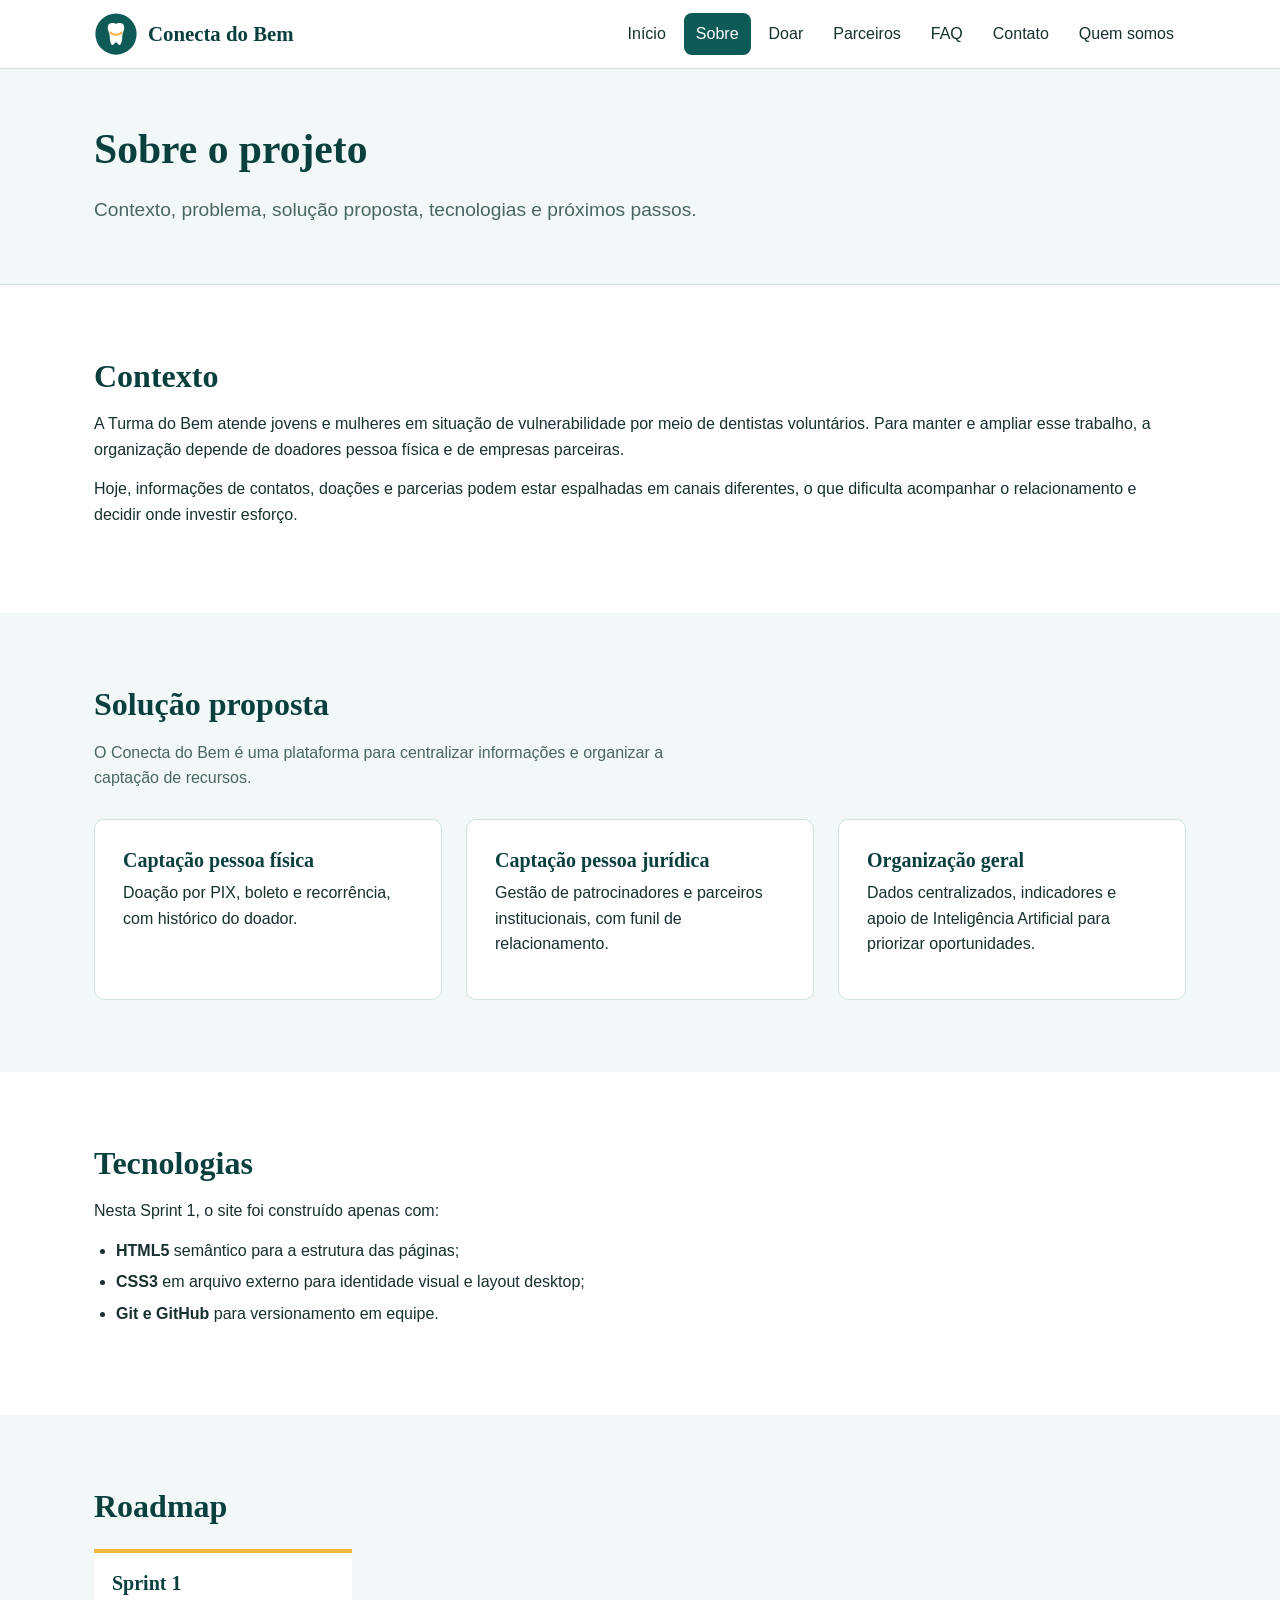
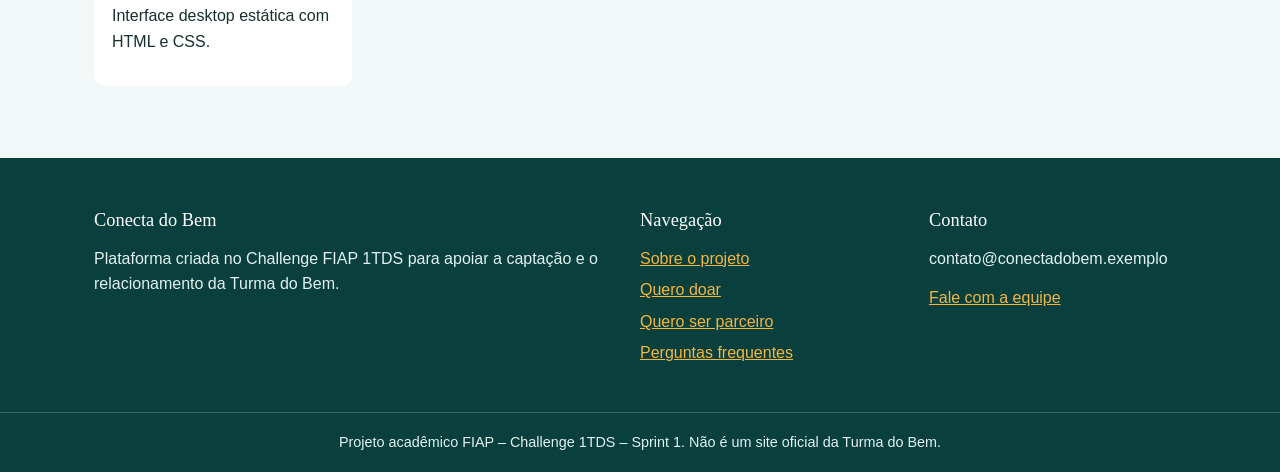
<file: pages/sobre.html>
<!DOCTYPE html>
<html lang="pt-BR">
<head>
  <meta charset="UTF-8">
  <meta name="viewport" content="width=device-width, initial-scale=1.0">
  <meta name="description" content="Conecta do Bem: plataforma para centralizar doadores e parceiros da Turma do Bem.">
  <title>Sobre o projeto | Conecta do Bem</title>
  <link rel="icon" type="image/svg+xml" href="../img/logo.svg">
  <link rel="stylesheet" href="../css/style.css">
</head>
<body>
  <!-- Cabeçalho padrão (igual em todas as páginas) -->
  <header class="site-header">
    <div class="container header-inner">
      <a class="logo" href="../index.html">
        <img src="../img/logo.svg" alt="Logo Conecta do Bem" width="44" height="44">
        <span>Conecta do Bem</span>
      </a>
      <nav aria-label="Menu principal">
        <ul class="menu">
        <li><a href="../index.html">Início</a></li>
        <li><a href="sobre.html" class="ativo" aria-current="page">Sobre</a></li>
        <li><a href="doar.html">Doar</a></li>
        <li><a href="parceiros.html">Parceiros</a></li>
        <li><a href="faq.html">FAQ</a></li>
        <li><a href="contato.html">Contato</a></li>
        <li><a href="integrantes.html">Quem somos</a></li>
        </ul>
      </nav>
    </div>
  </header>

  <!-- Conteúdo principal -->
  <main>

    <section class="page-titulo">
      <div class="container">
        <h1>Sobre o projeto</h1>
        <p class="lead">Contexto, problema, solução proposta, tecnologias e próximos passos.</p>
      </div>
    </section>

    <!-- Contexto -->
    <section class="secao">
      <div class="container texto-largo">
        <h2>Contexto</h2>
        <p>A Turma do Bem atende jovens e mulheres em situação de vulnerabilidade por meio de dentistas voluntários. Para manter e ampliar esse trabalho, a organização depende de doadores pessoa física e de empresas parceiras.</p>
        <p>Hoje, informações de contatos, doações e parcerias podem estar espalhadas em canais diferentes, o que dificulta acompanhar o relacionamento e decidir onde investir esforço.</p>
      </div>
    </section>

    <!-- Solução -->
    <section class="secao secao-clara">
      <div class="container">
        <h2>Solução proposta</h2>
        <p class="intro">O Conecta do Bem é uma plataforma para centralizar informações e organizar a captação de recursos.</p>
        <div class="grid grid-3">
          <article class="card">
            <h3>Captação pessoa física</h3>
            <p>Doação por PIX, boleto e recorrência, com histórico do doador.</p>
          </article>
          <article class="card">
            <h3>Captação pessoa jurídica</h3>
            <p>Gestão de patrocinadores e parceiros institucionais, com funil de relacionamento.</p>
          </article>
          <article class="card">
            <h3>Organização geral</h3>
            <p>Dados centralizados, indicadores e apoio de Inteligência Artificial para priorizar oportunidades.</p>
          </article>
        </div>
      </div>
    </section>

    <!-- Tecnologias -->
    <section class="secao">
      <div class="container texto-largo">
        <h2>Tecnologias</h2>
        <p>Nesta Sprint 1, o site foi construído apenas com:</p>
        <ul class="lista">
          <li><strong>HTML5</strong> semântico para a estrutura das páginas;</li>
          <li><strong>CSS3</strong> em arquivo externo para identidade visual e layout desktop;</li>
          <li><strong>Git e GitHub</strong> para versionamento em equipe.</li>
        </ul>
      </div>
    </section>

    <!-- Roadmap -->
    <section class="secao secao-clara">
      <div class="container">
        <h2>Roadmap</h2>
        <ol class="roadmap">
          <li class="roadmap-item">
            <h3>Sprint 1</h3>
            <p>Interface desktop estática com HTML e CSS.</p>
          </li>
        </ol>
      </div>
    </section>

  </main>

  <!-- Rodapé padrão (igual em todas as páginas) -->
  <footer class="site-footer">
    <div class="container footer-inner">
      <div>
        <p class="footer-titulo">Conecta do Bem</p>
        <p>Plataforma criada no Challenge FIAP 1TDS para apoiar a captação e o relacionamento da Turma do Bem.</p>
      </div>
      <div>
        <p class="footer-titulo">Navegação</p>
        <ul class="footer-links">
          <li><a href="sobre.html">Sobre o projeto</a></li>
          <li><a href="doar.html">Quero doar</a></li>
          <li><a href="parceiros.html">Quero ser parceiro</a></li>
          <li><a href="faq.html">Perguntas frequentes</a></li>
        </ul>
      </div>
      <div>
        <p class="footer-titulo">Contato</p>
        <p>contato@conectadobem.exemplo</p>
        <p><a href="contato.html">Fale com a equipe</a></p>
      </div>
    </div>
    <p class="footer-copy">Projeto acadêmico FIAP – Challenge 1TDS – Sprint 1. Não é um site oficial da Turma do Bem.</p>
  </footer>
</body>
</html>
</file>
<file: css/style.css>
/* ==========================================================
  Conecta do Bem – Sprint 1 (desktop)
  Sumário:
  1. Variáveis e reset
  2. Tipografia
  3. Layout base (container, grid, seções)
  4. Componentes (botões, cards, formulários)
  5. Cabeçalho e rodapé
  6. Páginas específicas
  7. Media queries (desktop ≥992px e telas grandes ≥1300px)
   ========================================================== */

/* ---------- 1. Variáveis e reset ---------- */
:root {
  --cor-primaria: #0E5A57;      /* verde-petróleo */
  --cor-primaria-escura: #093F3D;
  --cor-destaque: #F4B63F;      /* amarelo sorriso */
  --cor-fundo: #FFFFFF;
  --cor-fundo-claro: #F1F8F7;
  --cor-texto: #16302F;
  --cor-texto-suave: #4A6564;
  --cor-borda: #CFE3E1;
  --raio: 10px;
  --espaco-secao: 72px;
  --fonte-texto: "Segoe UI", Tahoma, Verdana, sans-serif;
  --fonte-titulo: Georgia, "Times New Roman", serif;
}

* {
  box-sizing: border-box;
  margin: 0;
  padding: 0;
}

body {
  font-family: var(--fonte-texto);
  color: var(--cor-texto);
  background: var(--cor-fundo);
  line-height: 1.6;
}

img {
  max-width: 100%;
  height: auto;
  display: block;
}

ul, ol {
  list-style: none;
}

a {
  color: var(--cor-primaria);
}

a:focus-visible,
button:focus-visible,
input:focus-visible,
select:focus-visible,
textarea:focus-visible,
summary:focus-visible {
  outline: 3px solid var(--cor-destaque);
  outline-offset: 2px;
}

/* ---------- 2. Tipografia ---------- */
h1, h2, h3 {
  font-family: var(--fonte-titulo);
  line-height: 1.2;
  color: var(--cor-primaria-escura);
}

h1 { font-size: 3rem; margin-bottom: 20px; }
h2 { font-size: 2rem; margin-bottom: 16px; }
h3 { font-size: 1.25rem; margin-bottom: 8px; }

p { margin-bottom: 14px; }

.lead {
  font-size: 1.2rem;
  color: var(--cor-texto-suave);
  max-width: 62ch;
}

.intro {
  color: var(--cor-texto-suave);
  margin-bottom: 28px;
  max-width: 70ch;
}

/* ---------- 3. Layout base ---------- */
.container {
  width: 100%;
  max-width: 960px;
  margin: 0 auto;
  padding: 0 24px;
}

.secao {
  padding: var(--espaco-secao) 0;
}

.secao-clara {
  background: var(--cor-fundo-claro);
}

.grid {
  display: grid;
  gap: 24px;
}

.grid-2 { grid-template-columns: repeat(2, 1fr); }
.grid-3 { grid-template-columns: repeat(3, 1fr); }

.alinhar-centro { align-items: center; }

.texto-largo { max-width: 780px; }

.lista {
  list-style: disc;
  padding-left: 22px;
  margin-bottom: 16px;
}

.lista li { margin-bottom: 6px; }

/* ---------- 4. Componentes ---------- */
/* Botões */
.btn {
  display: inline-block;
  padding: 12px 26px;
  border-radius: var(--raio);
  font-weight: 600;
  font-size: 1rem;
  text-decoration: none;
  border: 2px solid var(--cor-primaria);
  cursor: pointer;
  font-family: var(--fonte-texto);
}

.btn-primary {
  background: var(--cor-primaria);
  color: #FFFFFF;
}

.btn-primary:hover { background: var(--cor-primaria-escura); }

.btn-secondary {
  background: transparent;
  color: var(--cor-primaria);
}

.btn-secondary:hover {
  background: var(--cor-primaria);
  color: #FFFFFF;
}

.botoes {
  display: flex;
  gap: 16px;
  margin-top: 24px;
}

/* Cards */
.card {
  background: #FFFFFF;
  border: 1px solid var(--cor-borda);
  border-radius: var(--raio);
  padding: 28px;
}

.card .icone { margin-bottom: 14px; }

.card-numero { text-align: center; }

.numero {
  font-family: var(--fonte-titulo);
  font-size: 2.6rem;
  font-weight: 700;
  color: var(--cor-primaria);
  line-height: 1.1;
}

/* Formulários */
.campo {
  display: flex;
  flex-direction: column;
  margin-bottom: 18px;
}

.campo label {
  font-weight: 600;
  margin-bottom: 6px;
}

.campo input,
.campo select,
.campo textarea {
  padding: 12px 14px;
  border: 1px solid var(--cor-texto-suave);
  border-radius: 8px;
  font-size: 1rem;
  font-family: var(--fonte-texto);
  color: var(--cor-texto);
  background: #FFFFFF;
}

/* ---------- 5. Cabeçalho e rodapé ---------- */
.site-header {
  background: #FFFFFF;
  border-bottom: 1px solid var(--cor-borda);
  position: sticky;
  top: 0;
  z-index: 10;
}

.header-inner {
  display: flex;
  align-items: center;
  justify-content: space-between;
  padding-top: 12px;
  padding-bottom: 12px;
}

.logo {
  display: flex;
  align-items: center;
  gap: 10px;
  font-family: var(--fonte-titulo);
  font-size: 1.3rem;
  font-weight: 700;
  color: var(--cor-primaria-escura);
  text-decoration: none;
}

.menu {
  display: flex;
  gap: 6px;
}

.menu a {
  display: block;
  padding: 8px 12px;
  border-radius: 8px;
  text-decoration: none;
  color: var(--cor-texto);
  font-weight: 500;
}

.menu a:hover { background: var(--cor-fundo-claro); }

.menu a.ativo {
  background: var(--cor-primaria);
  color: #FFFFFF;
}

.site-footer {
  background: var(--cor-primaria-escura);
  color: #E3F2F0;
  padding-top: 48px;
}

.site-footer a { color: var(--cor-destaque); }

.footer-inner {
  display: grid;
  grid-template-columns: 2fr 1fr 1fr;
  gap: 32px;
}

.footer-titulo {
  font-family: var(--fonte-titulo);
  font-size: 1.15rem;
  color: #FFFFFF;
  margin-bottom: 10px;
}

.footer-links li { margin-bottom: 6px; }

.footer-copy {
  text-align: center;
  font-size: 0.9rem;
  margin: 40px 0 0;
  padding: 18px 24px;
  border-top: 1px solid rgba(255, 255, 255, 0.2);
}

/* ---------- 6. Páginas específicas ---------- */
/* Hero da página inicial */
.hero {
  background: var(--cor-fundo-claro);
  padding: 64px 0;
}

.hero-inner {
  display: grid;
  grid-template-columns: 1.2fr 1fr;
  gap: 40px;
  align-items: center;
}

.hero-imagem { margin: 0 auto; }

/* Título das páginas internas */
.page-titulo {
  background: var(--cor-fundo-claro);
  padding: 56px 0 44px;
  border-bottom: 1px solid var(--cor-borda);
}

.page-titulo h1 { font-size: 2.6rem; }

.imagem-lateral { margin: 0 auto; }

/* Roadmap (sobre.html) */
.roadmap {
  display: grid;
  grid-template-columns: repeat(4, 1fr);
  gap: 20px;
  margin-top: 24px;
}

.roadmap-item {
  border-top: 4px solid var(--cor-destaque);
  background: #FFFFFF;
  padding: 18px;
  border-radius: 0 0 var(--raio) var(--raio);
}

/* Doação (doar.html) */
.ciclo {
  display: grid;
  gap: 12px;
}

.ciclo li {
  background: var(--cor-fundo-claro);
  border-left: 6px solid var(--cor-destaque);
  padding: 14px 18px;
  border-radius: 8px;
  font-weight: 600;
}

.form-doacao {
  background: #FFFFFF;
  border: 1px solid var(--cor-borda);
  border-radius: var(--raio);
  padding: 32px;
  max-width: 720px;
}

.form-doacao fieldset {
  border: none;
  margin-bottom: 26px;
}

.form-doacao legend {
  font-family: var(--fonte-titulo);
  font-size: 1.2rem;
  color: var(--cor-primaria-escura);
  margin-bottom: 12px;
}

.opcoes {
  display: flex;
  flex-wrap: wrap;
  gap: 12px;
}

/* Radio escondido visualmente; o label vira botão selecionável (só CSS) */
.opcoes input[type="radio"] {
  position: absolute;
  opacity: 0;
}

.opcoes label {
  padding: 12px 24px;
  border: 2px solid var(--cor-borda);
  border-radius: var(--raio);
  cursor: pointer;
  font-weight: 600;
  background: #FFFFFF;
}

.opcoes input[type="radio"]:checked + label {
  border-color: var(--cor-primaria);
  background: var(--cor-primaria);
  color: #FFFFFF;
}

.opcoes input[type="radio"]:focus-visible + label {
  outline: 3px solid var(--cor-destaque);
  outline-offset: 2px;
}

.passos {
  display: grid;
  grid-template-columns: repeat(4, 1fr);
  gap: 20px;
  counter-reset: passo;
}

.passo {
  counter-increment: passo;
  border: 1px solid var(--cor-borda);
  border-radius: var(--raio);
  padding: 20px;
}

.passo h3::before {
  content: counter(passo) ". ";
  color: var(--cor-primaria);
}

/* Parceiros (parceiros.html) */
.card-plano { display: flex; flex-direction: column; }
.card-plano .btn { margin-top: auto; text-align: center; }

.card-plano.destaque {
  border: 3px solid var(--cor-destaque);
}

.kanban {
  display: grid;
  grid-template-columns: repeat(4, 1fr);
  gap: 16px;
}

.coluna {
  background: #FFFFFF;
  border: 1px solid var(--cor-borda);
  border-radius: var(--raio);
  padding: 16px;
}

.coluna h3 { font-size: 1.05rem; }

.item-kanban {
  background: var(--cor-fundo-claro);
  border-radius: 8px;
  padding: 10px 12px;
  margin-bottom: 10px;
  font-size: 0.95rem;
}

.painel-detalhe { margin-top: 24px; }

.barra-rotulo {
  margin: 14px 0 4px;
  font-weight: 600;
}

.barra {
  background: var(--cor-fundo-claro);
  border-radius: 999px;
  height: 14px;
  overflow: hidden;
}

.barra-valor {
  height: 100%;
  background: var(--cor-primaria);
  border-radius: 999px;
}

.barra-70 { width: 70%; }
.barra-55 { width: 55%; }
.barra-40 { width: 40%; }

.tabela {
  width: 100%;
  border-collapse: collapse;
  font-size: 0.95rem;
}

.tabela th,
.tabela td {
  text-align: left;
  padding: 10px 8px;
  border-bottom: 1px solid var(--cor-borda);
}

.tabela th { color: var(--cor-primaria-escura); }

/* FAQ (faq.html) */
.faq-item {
  border: 1px solid var(--cor-borda);
  border-radius: var(--raio);
  margin-bottom: 12px;
  background: #FFFFFF;
}

.faq-item summary {
  padding: 16px 20px;
  font-weight: 600;
  cursor: pointer;
}

.faq-item p {
  padding: 0 20px 16px;
  margin: 0;
  color: var(--cor-texto-suave);
}

/* Contato (contato.html) */
.form-contato { max-width: 560px; }

.info-contato { align-self: start; }

/* Integrantes (integrantes.html) */
.membro { text-align: center; }

.foto-membro {
  width: 140px;
  height: 140px;
  object-fit: cover;
  border-radius: 50%;
  margin: 0 auto 16px;
}

.membro h2 { font-size: 1.25rem; }

.papel {
  color: var(--cor-texto-suave);
  font-weight: 600;
}

.links-membro {
  display: flex;
  justify-content: center;
  gap: 18px;
  font-weight: 600;
}

/* ---------- 7. Media queries ---------- */
/* Large devices: laptops e desktops (992px ou mais) */
@media (min-width: 992px) {
  .container {
    max-width: 1140px;
  }

  .hero-inner {
    gap: 64px;
  }
}

/* Extra-large devices: telas grandes (1300px ou mais) */
@media (min-width: 1300px) {
  .container {
    max-width: 1240px;
  }

  h1 { font-size: 3.4rem; }
  .page-titulo h1 { font-size: 2.9rem; }

  .hero { padding: 88px 0; }

  .grid { gap: 32px; }
}
</file>
